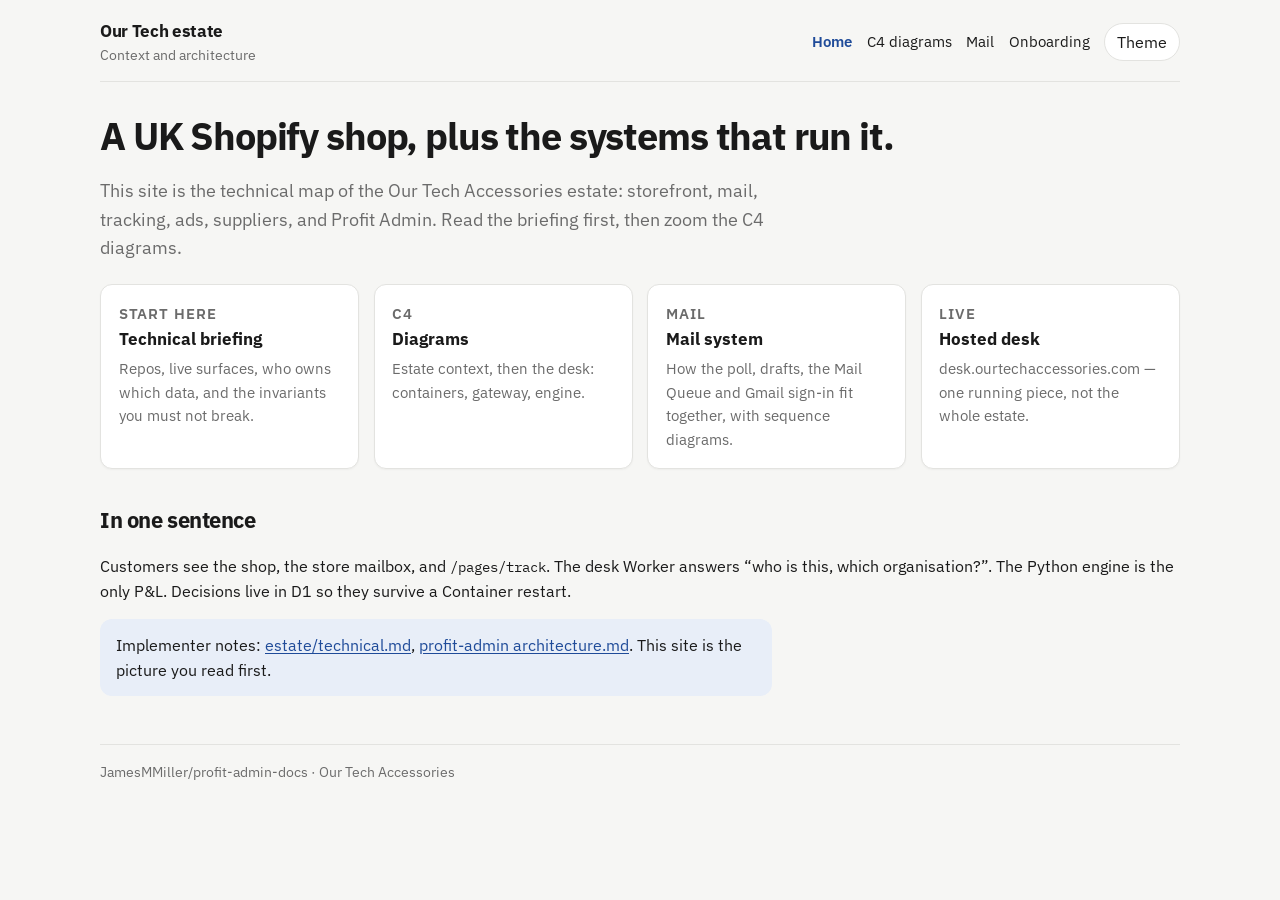
<file: index.html>
<!doctype html>
<html lang="en-GB">
  <head>
    <meta charset="utf-8" />
    <meta name="viewport" content="width=device-width, initial-scale=1" />
    <title>Our Tech estate — context and architecture</title>
    <link rel="preconnect" href="https://fonts.googleapis.com" />
    <link rel="preconnect" href="https://fonts.gstatic.com" crossorigin />
    <link
      href="https://fonts.googleapis.com/css2?family=IBM+Plex+Mono:wght@400;500&family=IBM+Plex+Sans:wght@400;500;600;650&display=swap"
      rel="stylesheet"
    />
    <link rel="stylesheet" href="assets/site.css" />
  </head>
  <body>
    <div class="wrap">
      <header class="top">
        <a class="brand" href="index.html">
          <strong>Our Tech estate</strong>
          <span>Context and architecture</span>
        </a>
        <nav class="links">
          <a href="index.html" aria-current="page">Home</a>
          <a href="architecture.html">C4 diagrams</a>
          <a href="mail.html">Mail</a>
          <a href="start.html">Onboarding</a>
          <button type="button" class="btn" data-theme-toggle>Theme</button>
        </nav>
      </header>

      <h1>A UK Shopify shop, plus the systems that run it.</h1>
      <p class="lede">
        This site is the technical map of the Our Tech Accessories estate:
        storefront, mail, tracking, ads, suppliers, and Profit Admin.
        Read the briefing first, then zoom the C4 diagrams.
      </p>

      <div class="grid">
        <a class="card" href="start.html">
          <p class="kicker">Start here</p>
          <h3>Technical briefing</h3>
          <p>Repos, live surfaces, who owns which data, and the invariants you must not break.</p>
        </a>
        <a class="card" href="architecture.html">
          <p class="kicker">C4</p>
          <h3>Diagrams</h3>
          <p>Estate context, then the desk: containers, gateway, engine.</p>
        </a>
        <a class="card" href="mail.html">
          <p class="kicker">Mail</p>
          <h3>Mail system</h3>
          <p>How the poll, drafts, the Mail Queue and Gmail sign-in fit together, with sequence diagrams.</p>
        </a>
        <a class="card" href="https://desk.ourtechaccessories.com">
          <p class="kicker">Live</p>
          <h3>Hosted desk</h3>
          <p>desk.ourtechaccessories.com — one running piece, not the whole estate.</p>
        </a>
      </div>

      <h2>In one sentence</h2>
      <p>
        Customers see the shop, the store mailbox, and <code>/pages/track</code>.
        The desk Worker answers “who is this, which organisation?”.
        The Python engine is the only P&amp;L. Decisions live in D1 so they survive a Container restart.
      </p>

      <div class="note">
        Implementer notes:
        <a href="https://github.com/JamesMMiller/business-ops/blob/main/docs/estate/technical.md">estate/technical.md</a>,
        <a href="https://github.com/JamesMMiller/profit-admin/blob/main/docs/architecture.md">profit-admin architecture.md</a>.
        This site is the picture you read first.
      </div>

      <footer>
        JamesMMiller/profit-admin-docs · Our Tech Accessories
      </footer>
    </div>
    <script src="assets/site.js"></script>
  </body>
</html>
</file>
<file: assets/site.css>
:root {
  --bg: #121212;
  --surface: #1c1c1c;
  --text: #f3f3f0;
  --muted: #9c9c97;
  --border: #33332f;
  --accent: #8eb4f0;
  --accent-soft: #243044;
  --success: #75e0a7;
  --radius: 12px;
  --shadow: 0 1px 2px rgba(0, 0, 0, 0.4);
  color-scheme: dark;
}

[data-theme="light"] {
  --bg: #f6f6f4;
  --surface: #ffffff;
  --text: #1a1a1a;
  --muted: #6b6b6b;
  --border: #e3e3e0;
  --accent: #1f4b99;
  --accent-soft: #e8eef8;
  --success: #067647;
  --shadow: 0 1px 2px rgba(26, 26, 26, 0.04);
  color-scheme: light;
}

* { box-sizing: border-box; }

html, body {
  margin: 0;
  min-height: 100%;
  background: var(--bg);
  color: var(--text);
  font-family: "IBM Plex Sans", "Segoe UI", system-ui, sans-serif;
  line-height: 1.55;
  -webkit-font-smoothing: antialiased;
}

a { color: var(--accent); text-decoration-thickness: 1px; text-underline-offset: 0.15em; }
a:hover { text-decoration-thickness: 2px; }

.wrap {
  width: min(1080px, calc(100% - 2rem));
  margin: 0 auto;
  padding-bottom: 4rem;
}

header.top {
  display: flex;
  flex-wrap: wrap;
  gap: 0.75rem 1.25rem;
  align-items: center;
  justify-content: space-between;
  padding: 1.1rem 0 0.9rem;
  border-bottom: 1px solid var(--border);
  margin-bottom: 2rem;
}

.brand {
  display: flex;
  flex-direction: column;
  gap: 0.1rem;
  color: inherit;
  text-decoration: none;
}
.brand strong { font-size: 1.05rem; letter-spacing: -0.02em; }
.brand span { color: var(--muted); font-size: 0.85rem; }

nav.links {
  display: flex;
  flex-wrap: wrap;
  gap: 0.35rem 0.9rem;
  align-items: center;
}
nav.links a {
  color: var(--text);
  text-decoration: none;
  font-size: 0.95rem;
}
nav.links a[aria-current="page"] { color: var(--accent); font-weight: 600; }

.btn {
  appearance: none;
  border: 1px solid var(--border);
  background: var(--surface);
  color: var(--text);
  border-radius: 999px;
  padding: 0.35rem 0.75rem;
  font: inherit;
  cursor: pointer;
}
.btn:hover { border-color: var(--accent); }

h1 {
  font-size: clamp(1.8rem, 3vw, 2.4rem);
  letter-spacing: -0.03em;
  line-height: 1.15;
  margin: 0 0 0.7rem;
}
h2 {
  font-size: 1.35rem;
  letter-spacing: -0.02em;
  margin: 2.2rem 0 0.6rem;
}
h3 { font-size: 1.05rem; margin: 1.4rem 0 0.4rem; }
p, li { color: var(--text); }
.lede, .muted { color: var(--muted); }
.lede { font-size: 1.15rem; max-width: 44rem; }

table.sheet {
  width: 100%;
  border-collapse: collapse;
  font-size: 0.95rem;
  margin: 0.8rem 0 1.4rem;
}
table.sheet th,
table.sheet td {
  border-bottom: 1px solid var(--border);
  padding: 0.55rem 0.45rem;
  text-align: left;
  vertical-align: top;
}
table.sheet th {
  color: var(--muted);
  font-weight: 600;
  font-size: 0.78rem;
  letter-spacing: 0.04em;
  text-transform: uppercase;
}
table.sheet td:first-child { white-space: nowrap; }
@media (max-width: 720px) {
  table.sheet td:first-child { white-space: normal; }
}

.rule {
  border-left: 3px solid var(--accent);
  padding: 0.15rem 0 0.15rem 0.9rem;
  margin: 0.7rem 0;
  max-width: 46rem;
}
.rule strong { display: inline; }

.grid {
  display: grid;
  grid-template-columns: repeat(auto-fit, minmax(240px, 1fr));
  gap: 0.9rem;
  margin: 1.4rem 0 2rem;
}

.card {
  display: block;
  background: var(--surface);
  border: 1px solid var(--border);
  border-radius: var(--radius);
  padding: 1.05rem 1.1rem;
  box-shadow: var(--shadow);
  color: inherit;
  text-decoration: none;
}
a.card:hover { border-color: var(--accent); }
.card h3 { margin: 0 0 0.35rem; }
.card p { margin: 0; color: var(--muted); font-size: 0.95rem; }
.kicker {
  font-size: 0.75rem;
  letter-spacing: 0.06em;
  text-transform: uppercase;
  color: var(--accent);
  font-weight: 600;
  margin: 0 0 0.35rem;
}

.figure {
  background: var(--surface);
  border: 1px solid var(--border);
  border-radius: var(--radius);
  padding: 0.85rem;
  margin: 0.8rem 0 1.1rem;
  overflow-x: auto;
}
.figure .mermaid { min-width: 520px; }
.caption {
  color: var(--muted);
  font-size: 0.95rem;
  max-width: 42rem;
  margin: 0 0 2rem;
}

ol.steps {
  padding-left: 1.2rem;
  max-width: 42rem;
}
ol.steps li { margin: 0.45rem 0; }
code, pre {
  font-family: "IBM Plex Mono", ui-monospace, SFMono-Regular, Menlo, monospace;
  font-size: 0.88em;
}
pre {
  background: var(--surface);
  border: 1px solid var(--border);
  border-radius: 8px;
  padding: 0.85rem 1rem;
  overflow-x: auto;
}
.note {
  background: var(--accent-soft);
  border-radius: var(--radius);
  padding: 0.85rem 1rem;
  max-width: 42rem;
}

footer {
  margin-top: 3rem;
  padding-top: 1rem;
  border-top: 1px solid var(--border);
  color: var(--muted);
  font-size: 0.9rem;
}

@media (max-width: 640px) {
  .figure .mermaid { min-width: 0; }
}
</file>
